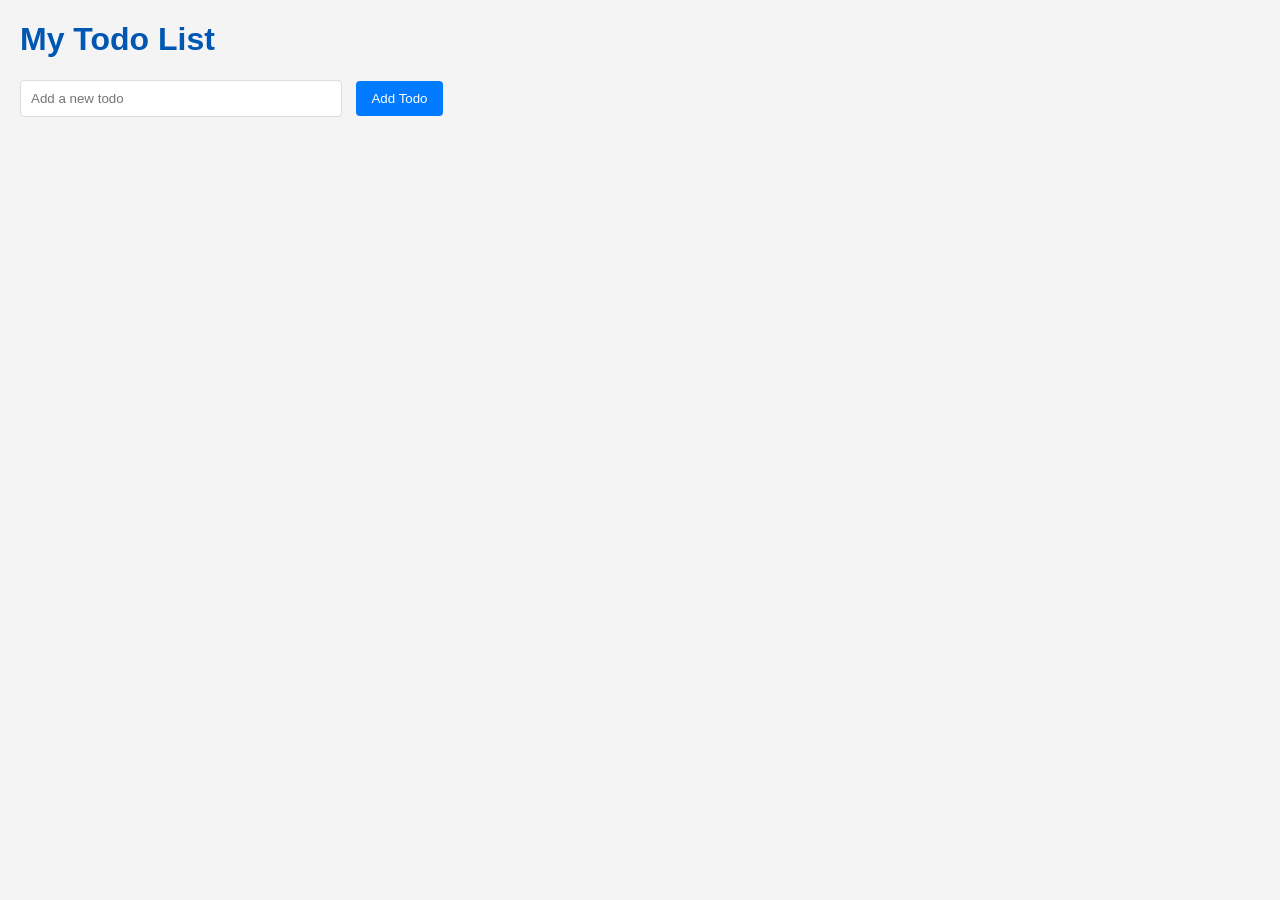
<file: workspace/7619b764-174f-43f6-b19c-a20333d97823/index.html>
<!DOCTYPE html>
<html lang="en">
<head>
    <meta charset="UTF-8">
    <meta name="viewport" content="width=device-width, initial-scale=1.0">
    <title>Simple Todo App</title>
    <link rel="stylesheet" href="style.css">
</head>
<body>
    <h1>My Todo List</h1>
    <input type="text" id="todoInput" placeholder="Add a new todo">
    <button id="addTodoBtn">Add Todo</button>
    <ul id="todoList">
        <!-- Todos will be added here -->
    </ul>
    <script src="script.js"></script>
</body>
</html>
</file>
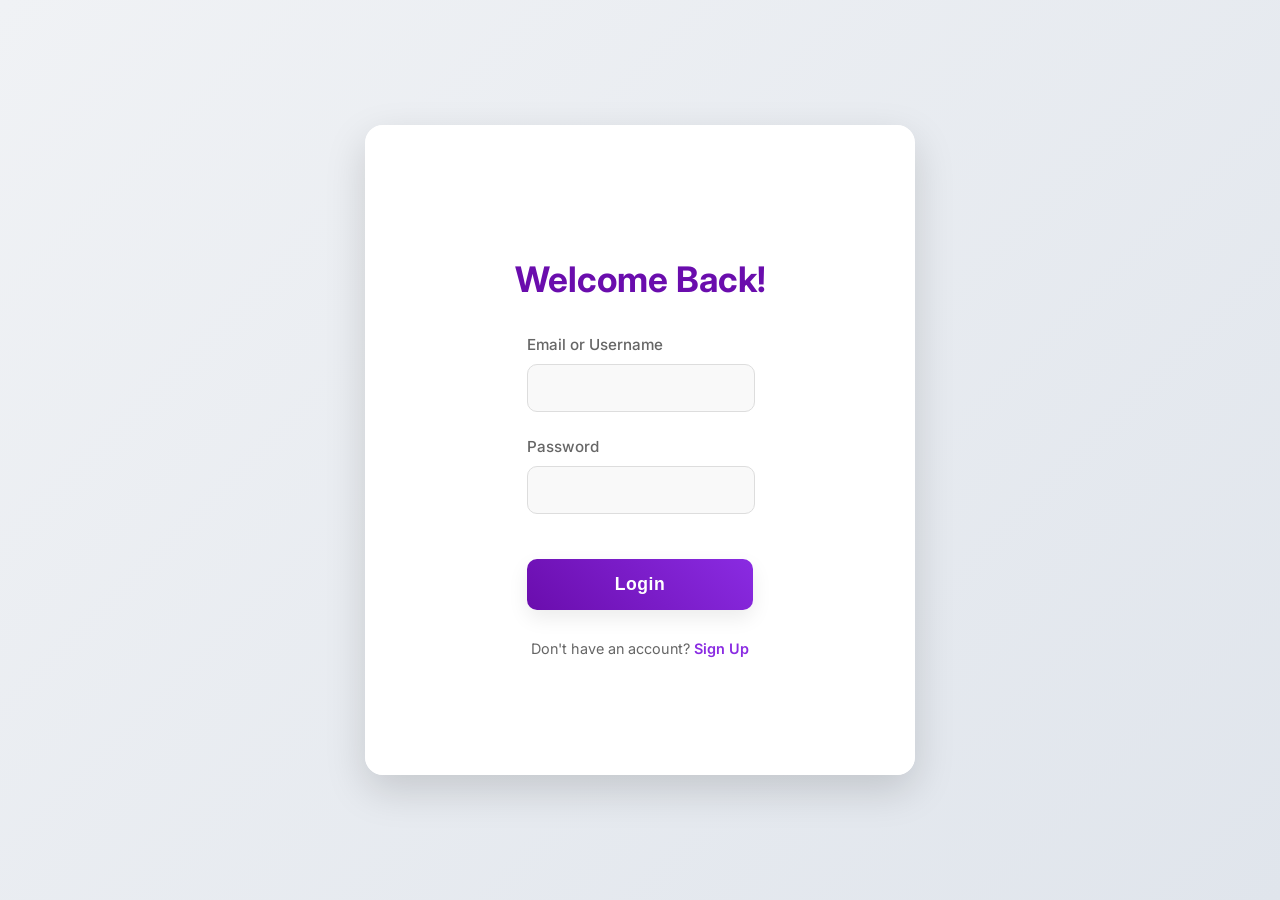
<file: workspace/d7a1867e-9885-46ed-bb4a-bf5f9fc7731c/index.html>
<!DOCTYPE html>
<html lang="en">
<head>
    <meta charset="UTF-8">
    <meta name="viewport" content="width=device-width, initial-scale=1.0">
    <title>Login & Signup</title>
    <link href="https://fonts.googleapis.com/css2?family=Inter:wght@300;400;500;600;700&display=swap" rel="stylesheet">
    <style>
        :root {
            --primary-color: #6a0dad; /* Darker purple */
            --secondary-color: #8a2be2; /* Blue Violet */
            --accent-color: #e0b0ff; /* Light purple for highlights */
            --text-color: #333;
            --light-text-color: #666;
            --border-color: #ddd;
            --focus-border-color: #8a2be2;
            --bg-gradient-start: #f0f2f5;
            --bg-gradient-end: #e0e5ec;
            --card-bg: #ffffff;
            --shadow-light: rgba(0, 0, 0, 0.08);
            --shadow-medium: rgba(0, 0, 0, 0.15);
        }

        body {
            font-family: 'Inter', sans-serif;
            margin: 0;
            display: flex;
            justify-content: center;
            align-items: center;
            min-height: 100vh;
            background: linear-gradient(135deg, var(--bg-gradient-start), var(--bg-gradient-end));
            color: var(--text-color);
            overflow: hidden; /* Prevent scrollbar during transition */
        }

        .container {
            background-color: var(--card-bg);
            padding: 50px;
            border-radius: 18px;
            box-shadow: 0 15px 40px var(--shadow-medium);
            width: 100%;
            max-width: 450px;
            text-align: center;
            position: relative;
            overflow: hidden;
            min-height: 550px; /* Ensure consistent height */
            display: flex;
            flex-direction: column;
            justify-content: center;
            align-items: center;
        }

        h2 {
            margin-bottom: 35px;
            color: var(--primary-color);
            font-weight: 700;
            font-size: 2.2em;
        }

        .form-group {
            margin-bottom: 25px;
            text-align: left;
            width: 100%;
        }

        .form-group label {
            display: block;
            margin-bottom: 10px;
            font-weight: 500;
            color: var(--light-text-color);
            font-size: 0.95em;
        }

        .form-group input[type="text"],
        .form-group input[type="email"],
        .form-group input[type="password"] {
            width: calc(100% - 24px); /* Adjust for padding */
            padding: 14px 12px;
            border: 1px solid var(--border-color);
            border-radius: 10px;
            font-size: 1em;
            color: var(--text-color);
            transition: border-color 0.3s ease, box-shadow 0.3s ease;
            background-color: #f9f9f9;
        }

        .form-group input[type="text"]:focus,
        .form-group input[type="email"]:focus,
        .form-group input[type="password"]:focus {
            border-color: var(--focus-border-color);
            box-shadow: 0 0 0 3px var(--accent-color);
            outline: none;
            background-color: #fff;
        }

        button {
            background: linear-gradient(45deg, var(--primary-color), var(--secondary-color));
            color: #fff;
            border: none;
            padding: 15px 30px;
            border-radius: 10px;
            font-size: 1.1em;
            font-weight: 600;
            cursor: pointer;
            transition: all 0.3s ease;
            width: 100%;
            margin-top: 20px;
            letter-spacing: 0.5px;
            box-shadow: 0 8px 20px var(--shadow-light);
        }

        button:hover {
            opacity: 0.95;
            transform: translateY(-3px);
            box-shadow: 0 12px 25px var(--shadow-medium);
        }

        .toggle-link {
            margin-top: 30px;
            font-size: 0.9em;
            color: var(--light-text-color);
        }

        .toggle-link a {
            color: var(--secondary-color);
            text-decoration: none;
            font-weight: 600;
            transition: color 0.3s ease;
        }

        .toggle-link a:hover {
            color: var(--primary-color);
            text-decoration: underline;
        }

        .form-section {
            transition: transform 0.7s cubic-bezier(0.68, -0.55, 0.265, 1.55); /* More dynamic transition */
            position: absolute;
            top: 0;
            left: 0;
            width: 100%;
            height: 100%;
            padding: 50px;
            box-sizing: border-box;
            background-color: var(--card-bg);
            border-radius: 18px;
            display: flex;
            flex-direction: column;
            justify-content: center;
            align-items: center;
        }

        .form-section.login {
            transform: translateX(0%);
            z-index: 2;
        }

        .form-section.signup {
            transform: translateX(100%);
            z-index: 1;
        }

        .container.signup-active .form-section.login {
            transform: translateX(-100%);
        }

        .container.signup-active .form-section.signup {
            transform: translateX(0%);
        }
    </style>
</head>
<body>
    <div class="container" id="formContainer">
        <div class="form-section login">
            <h2>Welcome Back!</h2>
            <form action="#" method="POST">
                <div class="form-group">
                    <label for="login-email">Email or Username</label>
                    <input type="text" id="login-email" name="email_username" required>
                </div>
                <div class="form-group">
                    <label for="login-password">Password</label>
                    <input type="password" id="login-password" name="password" required>
                </div>
                <button type="submit">Login</button>
            </form>
            <p class="toggle-link">Don't have an account? <a href="#" id="showSignup">Sign Up</a></p>
        </div>

        <div class="form-section signup">
            <h2>Join Us!</h2>
            <form action="#" method="POST">
                <div class="form-group">
                    <label for="signup-username">Username</label>
                    <input type="text" id="signup-username" name="username" required>
                </div>
                <div class="form-group">
                    <label for="signup-email">Email</label>
                    <input type="email" id="signup-email" name="email" required>
                </div>
                <div class="form-group">
                    <label for="signup-password">Password</label>
                    <input type="password" id="signup-password" name="password" required>
                </div>
                <div class="form-group">
                    <label for="signup-confirm-password">Confirm Password</label>
                    <input type="password" id="signup-confirm-password" name="confirm_password" required>
                </div>
                <button type="submit">Sign Up</button>
            </form>
            <p class="toggle-link">Already have an account? <a href="#" id="showLogin">Login</a></p>
        </div>
    </div>

    <script>
        const formContainer = document.getElementById('formContainer');
        const showSignupLink = document.getElementById('showSignup');
        const showLoginLink = document.getElementById('showLogin');

        showSignupLink.addEventListener('click', (e) => {
            e.preventDefault();
            formContainer.classList.add('signup-active');
        });

        showLoginLink.addEventListener('click', (e) => {
            e.preventDefault();
            formContainer.classList.remove('signup-active');
        });
    </script>
</body>
</html>
</file>
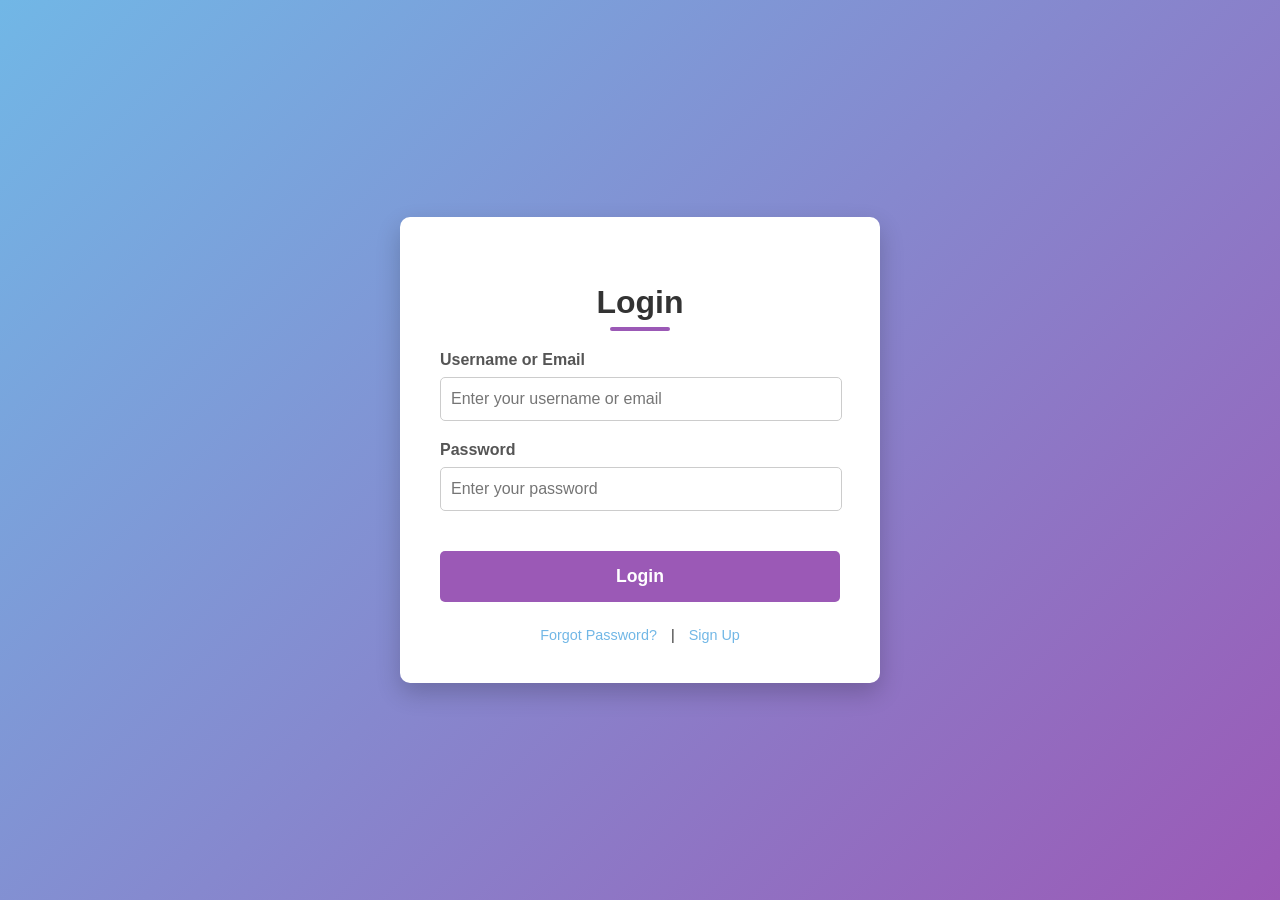
<file: workspace/0af98f8c-3820-4324-ae0f-6538e645b329/login_page.html>
<!DOCTYPE html>
<html lang="en">
<head>
    <meta charset="UTF-8">
    <meta name="viewport" content="width=device-width, initial-scale=1.0">
    <title>Login Page</title>
    <style>
        /* Basic Reset & Body Styling */
        body {
            font-family: 'Segoe UI', Tahoma, Geneva, Verdana, sans-serif;
            margin: 0;
            padding: 0;
            display: flex;
            justify-content: center;
            align-items: center;
            min-height: 100vh;
            background: linear-gradient(135deg, #71b7e6, #9b59b6); /* Attractive gradient background */
            color: #333;
        }

        /* Login Container Styling */
        .login-container {
            background-color: #ffffff;
            padding: 40px;
            border-radius: 10px;
            box-shadow: 0 10px 25px rgba(0, 0, 0, 0.2);
            width: 100%;
            max-width: 400px;
            text-align: center;
            animation: fadeIn 1s ease-in-out;
        }

        @keyframes fadeIn {
            from { opacity: 0; transform: translateY(-20px); }
            to { opacity: 1; transform: translateY(0); }
        }

        .login-container h2 {
            margin-bottom: 30px;
            color: #333;
            font-size: 2em;
            position: relative;
        }

        .login-container h2::after {
            content: '';
            position: absolute;
            left: 50%;
            bottom: -10px;
            transform: translateX(-50%);
            width: 60px;
            height: 4px;
            background-color: #9b59b6;
            border-radius: 2px;
        }

        /* Form Group Styling */
        .form-group {
            margin-bottom: 20px;
            text-align: left;
        }

        .form-group label {
            display: block;
            margin-bottom: 8px;
            font-weight: bold;
            color: #555;
        }

        .form-group input[type="text"],
        .form-group input[type="password"],
        .form-group input[type="email"] {
            width: calc(100% - 20px); /* Adjust for padding */
            padding: 12px 10px;
            border: 1px solid #ccc;
            border-radius: 5px;
            font-size: 1em;
            transition: border-color 0.3s ease, box-shadow 0.3s ease;
        }

        .form-group input[type="text"]:focus,
        .form-group input[type="password"]:focus,
        .form-group input[type="email"]:focus {
            border-color: #9b59b6;
            box-shadow: 0 0 8px rgba(155, 89, 182, 0.2);
            outline: none;
        }

        /* Login Button Styling */
        .login-button {
            width: 100%;
            padding: 15px;
            background-color: #9b59b6;
            color: white;
            border: none;
            border-radius: 5px;
            font-size: 1.1em;
            font-weight: bold;
            cursor: pointer;
            transition: background-color 0.3s ease, transform 0.2s ease;
            margin-top: 20px;
        }

        .login-button:hover {
            background-color: #8e44ad;
            transform: translateY(-2px);
        }

        .login-button:active {
            transform: translateY(0);
        }

        /* Links Styling */
        .links {
            margin-top: 25px;
            font-size: 0.9em;
        }

        .links a {
            color: #71b7e6;
            text-decoration: none;
            margin: 0 10px;
            transition: color 0.3s ease;
        }

        .links a:hover {
            color: #9b59b6;
            text-decoration: underline;
        }

        /* Responsive Adjustments */
        @media (max-width: 500px) {
            .login-container {
                margin: 20px;
                padding: 30px 20px;
            }
            .login-container h2 {
                font-size: 1.8em;
            }
        }
    </style>
</head>
<body>
    <div class="login-container">
        <h2>Login</h2>
        <form action="#" method="POST">
            <div class="form-group">
                <label for="username">Username or Email</label>
                <input type="text" id="username" name="username" placeholder="Enter your username or email" required>
            </div>
            <div class="form-group">
                <label for="password">Password</label>
                <input type="password" id="password" name="password" placeholder="Enter your password" required>
            </div>
            <button type="submit" class="login-button">Login</button>
        </form>
        <div class="links">
            <a href="#">Forgot Password?</a>
            <span>|</span>
            <a href="#">Sign Up</a>
        </div>
    </div>
</body>
</html>
</file>
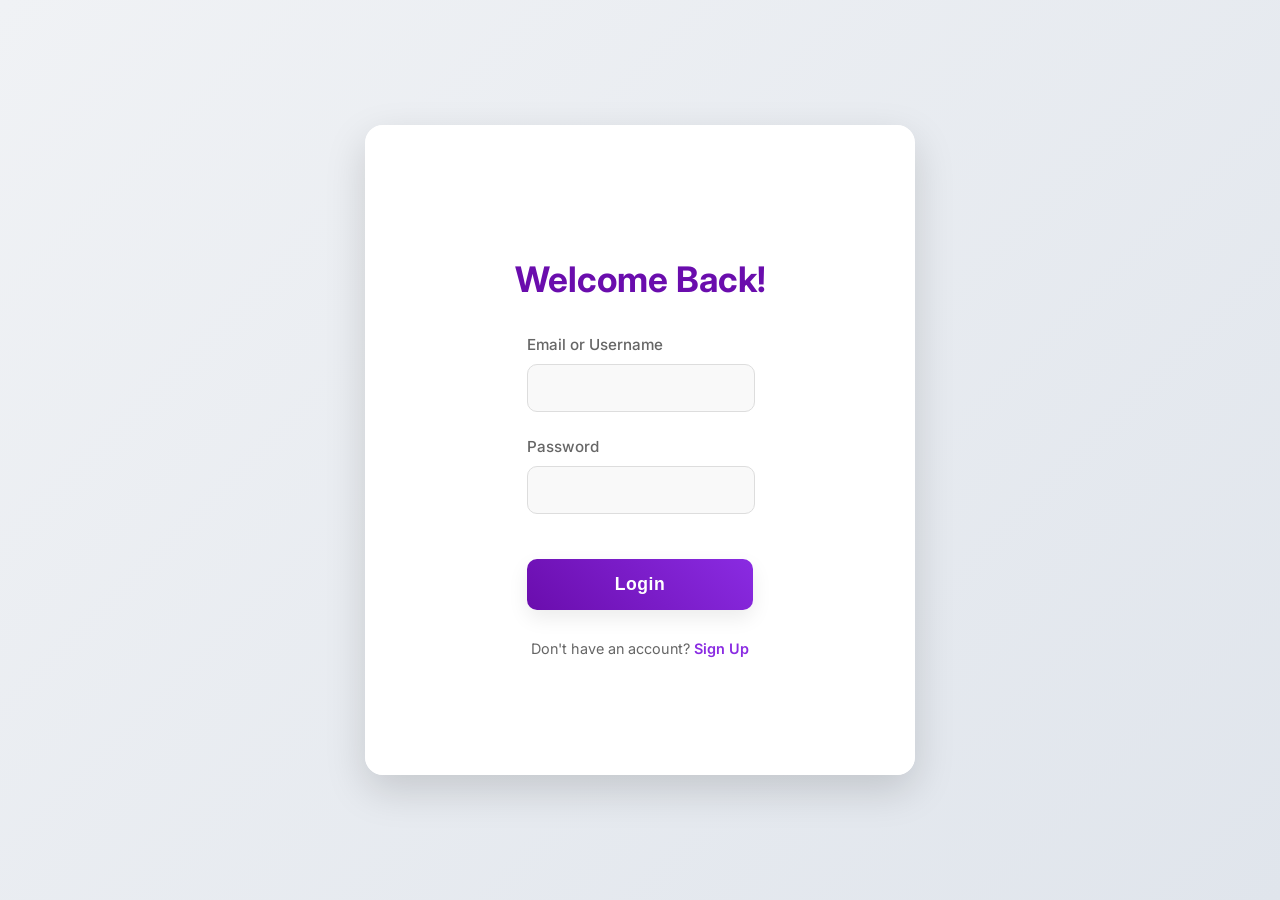
<file: workspace/2d70190a-9d0a-44aa-88ff-4e9a3794ef67/snippet (1).html>
<!DOCTYPE html>
<html lang="en">
<head>
    <meta charset="UTF-8">
    <meta name="viewport" content="width=device-width, initial-scale=1.0">
    <title>Login & Signup</title>
    <link href="https://fonts.googleapis.com/css2?family=Inter:wght@300;400;500;600;700&display=swap" rel="stylesheet">
    <style>
        :root {
            --primary-color: #6a0dad; /* Darker purple */
            --secondary-color: #8a2be2; /* Blue Violet */
            --accent-color: #e0b0ff; /* Light purple for highlights */
            --text-color: #333;
            --light-text-color: #666;
            --border-color: #ddd;
            --focus-border-color: #8a2be2;
            --bg-gradient-start: #f0f2f5;
            --bg-gradient-end: #e0e5ec;
            --card-bg: #ffffff;
            --shadow-light: rgba(0, 0, 0, 0.08);
            --shadow-medium: rgba(0, 0, 0, 0.15);
        }

        body {
            font-family: 'Inter', sans-serif;
            margin: 0;
            display: flex;
            justify-content: center;
            align-items: center;
            min-height: 100vh;
            background: linear-gradient(135deg, var(--bg-gradient-start), var(--bg-gradient-end));
            color: var(--text-color);
            overflow: hidden; /* Prevent scrollbar during transition */
        }

        .container {
            background-color: var(--card-bg);
            padding: 50px;
            border-radius: 18px;
            box-shadow: 0 15px 40px var(--shadow-medium);
            width: 100%;
            max-width: 450px;
            text-align: center;
            position: relative;
            overflow: hidden;
            min-height: 550px; /* Ensure consistent height */
            display: flex;
            flex-direction: column;
            justify-content: center;
            align-items: center;
        }

        h2 {
            margin-bottom: 35px;
            color: var(--primary-color);
            font-weight: 700;
            font-size: 2.2em;
        }

        .form-group {
            margin-bottom: 25px;
            text-align: left;
            width: 100%;
        }

        .form-group label {
            display: block;
            margin-bottom: 10px;
            font-weight: 500;
            color: var(--light-text-color);
            font-size: 0.95em;
        }

        .form-group input[type="text"],
        .form-group input[type="email"],
        .form-group input[type="password"] {
            width: calc(100% - 24px); /* Adjust for padding */
            padding: 14px 12px;
            border: 1px solid var(--border-color);
            border-radius: 10px;
            font-size: 1em;
            color: var(--text-color);
            transition: border-color 0.3s ease, box-shadow 0.3s ease;
            background-color: #f9f9f9;
        }

        .form-group input[type="text"]:focus,
        .form-group input[type="email"]:focus,
        .form-group input[type="password"]:focus {
            border-color: var(--focus-border-color);
            box-shadow: 0 0 0 3px var(--accent-color);
            outline: none;
            background-color: #fff;
        }

        button {
            background: linear-gradient(45deg, var(--primary-color), var(--secondary-color));
            color: #fff;
            border: none;
            padding: 15px 30px;
            border-radius: 10px;
            font-size: 1.1em;
            font-weight: 600;
            cursor: pointer;
            transition: all 0.3s ease;
            width: 100%;
            margin-top: 20px;
            letter-spacing: 0.5px;
            box-shadow: 0 8px 20px var(--shadow-light);
        }

        button:hover {
            opacity: 0.95;
            transform: translateY(-3px);
            box-shadow: 0 12px 25px var(--shadow-medium);
        }

        .toggle-link {
            margin-top: 30px;
            font-size: 0.9em;
            color: var(--light-text-color);
        }

        .toggle-link a {
            color: var(--secondary-color);
            text-decoration: none;
            font-weight: 600;
            transition: color 0.3s ease;
        }

        .toggle-link a:hover {
            color: var(--primary-color);
            text-decoration: underline;
        }

        .form-section {
            transition: transform 0.7s cubic-bezier(0.68, -0.55, 0.265, 1.55); /* More dynamic transition */
            position: absolute;
            top: 0;
            left: 0;
            width: 100%;
            height: 100%;
            padding: 50px;
            box-sizing: border-box;
            background-color: var(--card-bg);
            border-radius: 18px;
            display: flex;
            flex-direction: column;
            justify-content: center;
            align-items: center;
        }

        .form-section.login {
            transform: translateX(0%);
            z-index: 2;
        }

        .form-section.signup {
            transform: translateX(100%);
            z-index: 1;
        }

        .container.signup-active .form-section.login {
            transform: translateX(-100%);
        }

        .container.signup-active .form-section.signup {
            transform: translateX(0%);
        }
    </style>
</head>
<body>
    <div class="container" id="formContainer">
        <div class="form-section login">
            <h2>Welcome Back!</h2>
            <form action="#" method="POST">
                <div class="form-group">
                    <label for="login-email">Email or Username</label>
                    <input type="text" id="login-email" name="email_username" required>
                </div>
                <div class="form-group">
                    <label for="login-password">Password</label>
                    <input type="password" id="login-password" name="password" required>
                </div>
                <button type="submit">Login</button>
            </form>
            <p class="toggle-link">Don't have an account? <a href="#" id="showSignup">Sign Up</a></p>
        </div>

        <div class="form-section signup">
            <h2>Join Us!</h2>
            <form action="#" method="POST">
                <div class="form-group">
                    <label for="signup-username">Username</label>
                    <input type="text" id="signup-username" name="username" required>
                </div>
                <div class="form-group">
                    <label for="signup-email">Email</label>
                    <input type="email" id="signup-email" name="email" required>
                </div>
                <div class="form-group">
                    <label for="signup-password">Password</label>
                    <input type="password" id="signup-password" name="password" required>
                </div>
                <div class="form-group">
                    <label for="signup-confirm-password">Confirm Password</label>
                    <input type="password" id="signup-confirm-password" name="confirm_password" required>
                </div>
                <button type="submit">Sign Up</button>
            </form>
            <p class="toggle-link">Already have an account? <a href="#" id="showLogin">Login</a></p>
        </div>
    </div>

    <script>
        const formContainer = document.getElementById('formContainer');
        const showSignupLink = document.getElementById('showSignup');
        const showLoginLink = document.getElementById('showLogin');

        showSignupLink.addEventListener('click', (e) => {
            e.preventDefault();
            formContainer.classList.add('signup-active');
        });

        showLoginLink.addEventListener('click', (e) => {
            e.preventDefault();
            formContainer.classList.remove('signup-active');
        });
    </script>
</body>
</html>
</file>
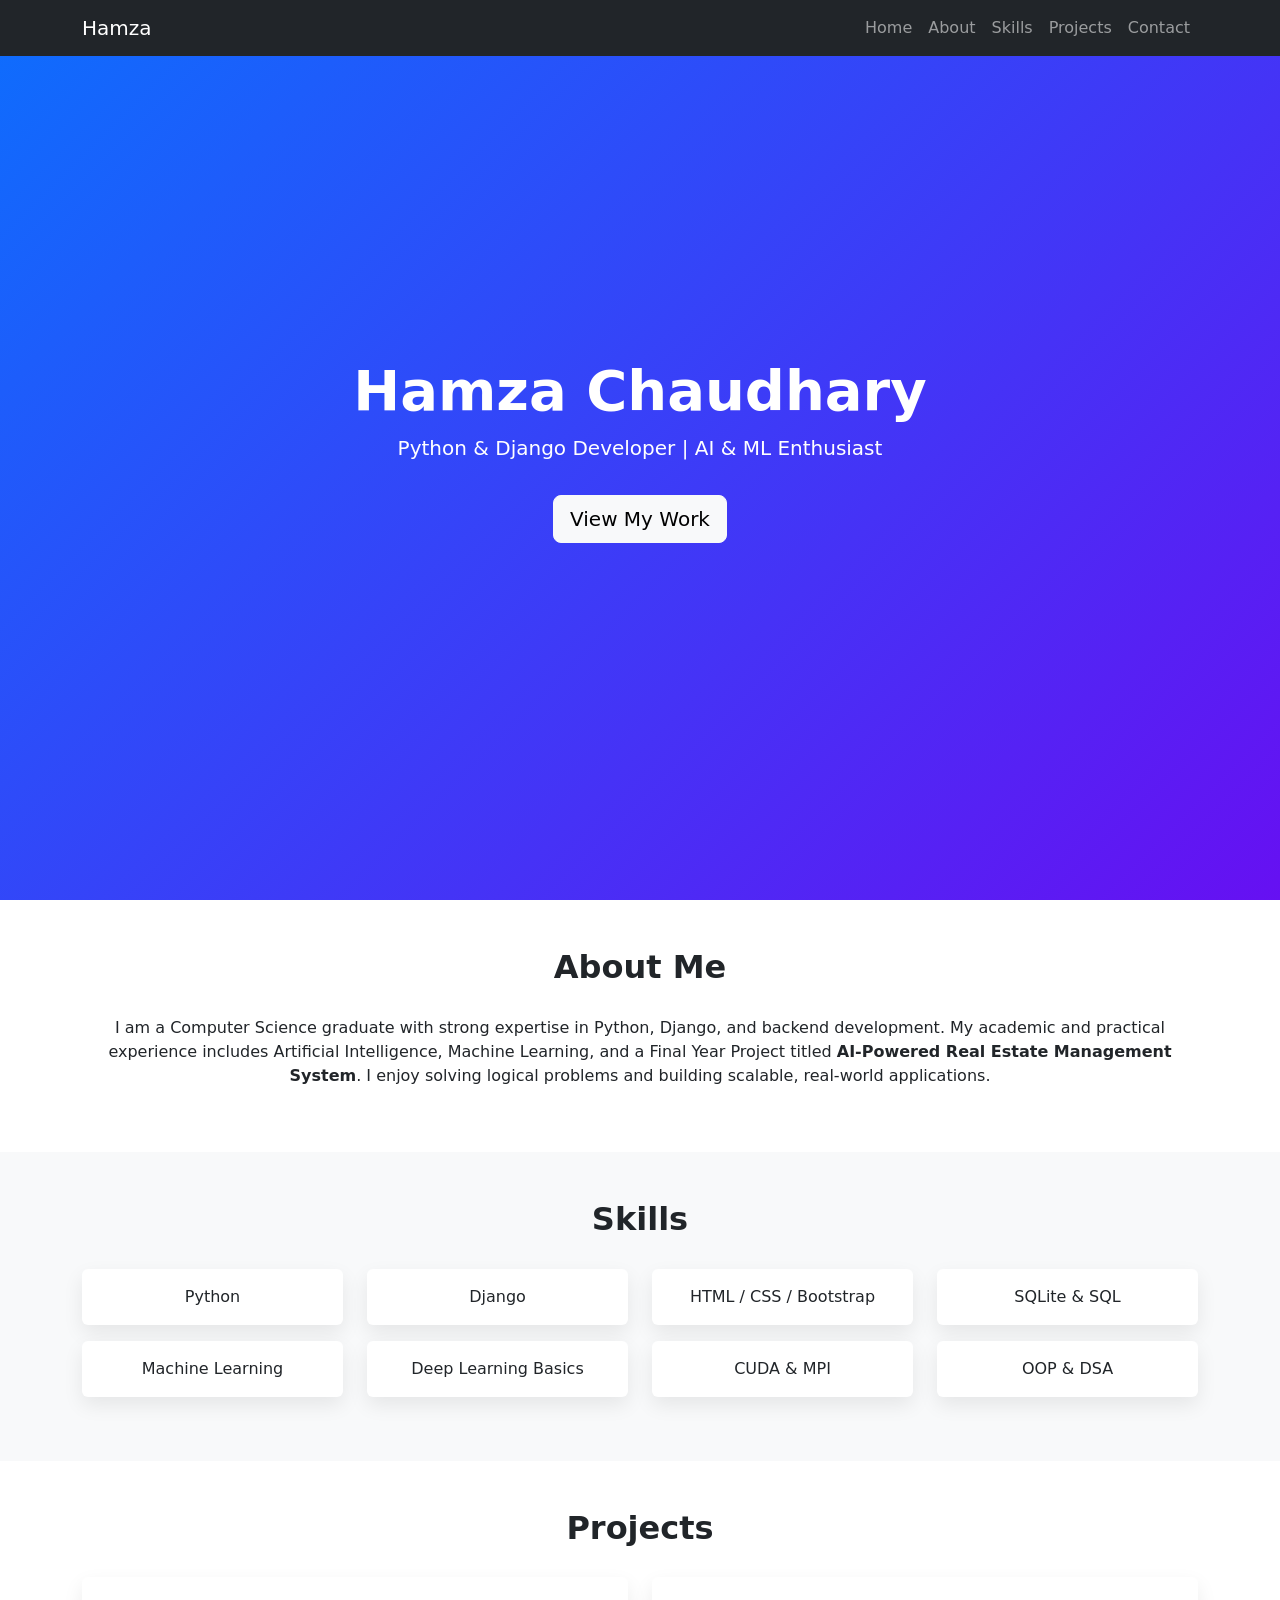
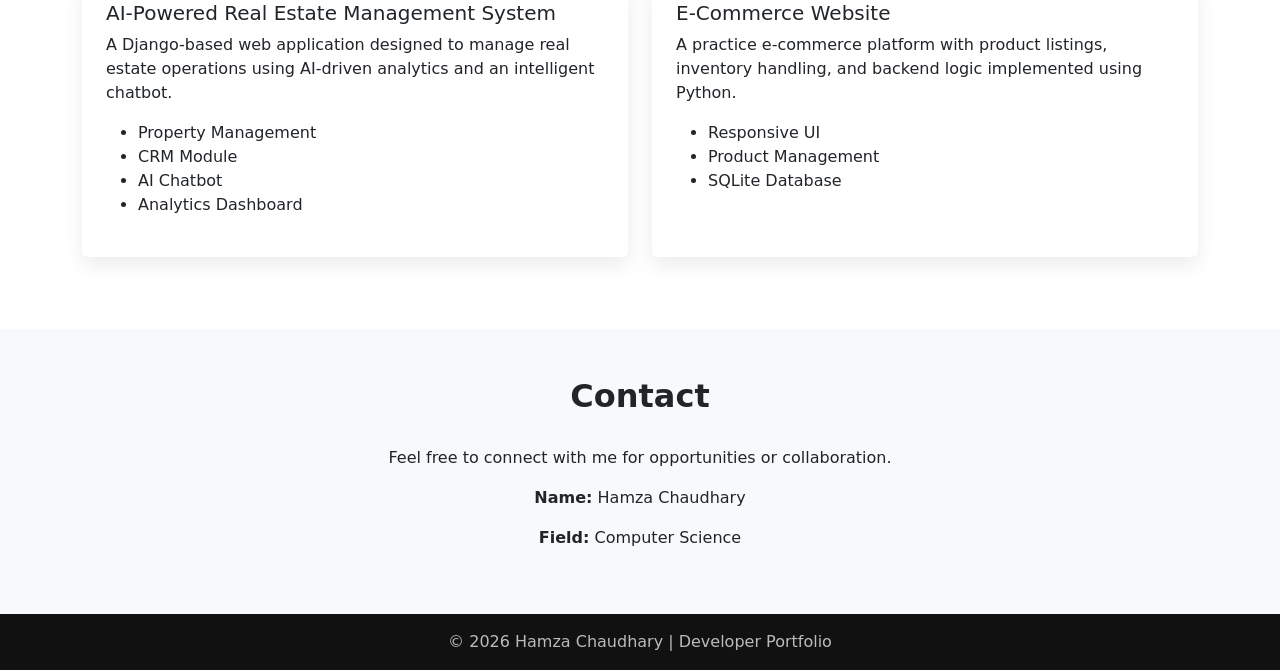
<file: workspace/a1007c20-0059-4a3f-8efe-0a13d77d91d5/hamza_chaudhary_web_portfolio.html>
<!DOCTYPE html>
<html lang="en">
<head>
    <meta charset="UTF-8">
    <meta name="viewport" content="width=device-width, initial-scale=1.0">
    <title>Hamza Chaudhary | Developer Portfolio</title>
    <link href="https://cdn.jsdelivr.net/npm/bootstrap@5.3.2/dist/css/bootstrap.min.css" rel="stylesheet">
    <style>
        body {
            scroll-behavior: smooth;
        }
        .hero {
            min-height: 100vh;
            display: flex;
            align-items: center;
            background: linear-gradient(135deg, #0d6efd, #6610f2);
            color: white;
        }
        .section-title {
            font-weight: bold;
            margin-bottom: 30px;
        }
        .card {
            border: none;
            box-shadow: 0 8px 20px rgba(0,0,0,0.08);
        }
        footer {
            background: #111;
            color: #bbb;
        }
    </style>
</head>
<body>

<!-- Navbar -->
<nav class="navbar navbar-expand-lg navbar-dark bg-dark fixed-top">
    <div class="container">
        <a class="navbar-brand" href="#">Hamza</a>
        <button class="navbar-toggler" type="button" data-bs-toggle="collapse" data-bs-target="#navMenu">
            <span class="navbar-toggler-icon"></span>
        </button>
        <div class="collapse navbar-collapse" id="navMenu">
            <ul class="navbar-nav ms-auto">
                <li class="nav-item"><a class="nav-link" href="#home">Home</a></li>
                <li class="nav-item"><a class="nav-link" href="#about">About</a></li>
                <li class="nav-item"><a class="nav-link" href="#skills">Skills</a></li>
                <li class="nav-item"><a class="nav-link" href="#projects">Projects</a></li>
                <li class="nav-item"><a class="nav-link" href="#contact">Contact</a></li>
            </ul>
        </div>
    </div>
</nav>

<!-- Hero Section -->
<section id="home" class="hero">
    <div class="container text-center">
        <h1 class="display-4 fw-bold">Hamza Chaudhary</h1>
        <p class="lead">Python & Django Developer | AI & ML Enthusiast</p>
        <a href="#projects" class="btn btn-light btn-lg mt-3">View My Work</a>
    </div>
</section>

<!-- About -->
<section id="about" class="py-5">
    <div class="container">
        <h2 class="section-title text-center">About Me</h2>
        <p class="text-center">
            I am a Computer Science graduate with strong expertise in Python, Django, and backend development.
            My academic and practical experience includes Artificial Intelligence, Machine Learning,
            and a Final Year Project titled <strong>AI‑Powered Real Estate Management System</strong>.
            I enjoy solving logical problems and building scalable, real‑world applications.
        </p>
    </div>
</section>

<!-- Skills -->
<section id="skills" class="py-5 bg-light">
    <div class="container">
        <h2 class="section-title text-center">Skills</h2>
        <div class="row text-center">
            <div class="col-md-3 mb-3"><div class="card p-3">Python</div></div>
            <div class="col-md-3 mb-3"><div class="card p-3">Django</div></div>
            <div class="col-md-3 mb-3"><div class="card p-3">HTML / CSS / Bootstrap</div></div>
            <div class="col-md-3 mb-3"><div class="card p-3">SQLite & SQL</div></div>
            <div class="col-md-3 mb-3"><div class="card p-3">Machine Learning</div></div>
            <div class="col-md-3 mb-3"><div class="card p-3">Deep Learning Basics</div></div>
            <div class="col-md-3 mb-3"><div class="card p-3">CUDA & MPI</div></div>
            <div class="col-md-3 mb-3"><div class="card p-3">OOP & DSA</div></div>
        </div>
    </div>
</section>

<!-- Projects -->
<section id="projects" class="py-5">
    <div class="container">
        <h2 class="section-title text-center">Projects</h2>
        <div class="row">
            <div class="col-md-6 mb-4">
                <div class="card p-4 h-100">
                    <h5>AI‑Powered Real Estate Management System</h5>
                    <p>
                        A Django-based web application designed to manage real estate operations using AI-driven
                        analytics and an intelligent chatbot.
                    </p>
                    <ul>
                        <li>Property Management</li>
                        <li>CRM Module</li>
                        <li>AI Chatbot</li>
                        <li>Analytics Dashboard</li>
                    </ul>
                </div>
            </div>
            <div class="col-md-6 mb-4">
                <div class="card p-4 h-100">
                    <h5>E‑Commerce Website</h5>
                    <p>
                        A practice e‑commerce platform with product listings, inventory handling,
                        and backend logic implemented using Python.
                    </p>
                    <ul>
                        <li>Responsive UI</li>
                        <li>Product Management</li>
                        <li>SQLite Database</li>
                    </ul>
                </div>
            </div>
        </div>
    </div>
</section>

<!-- Contact -->
<section id="contact" class="py-5 bg-light">
    <div class="container text-center">
        <h2 class="section-title">Contact</h2>
        <p>Feel free to connect with me for opportunities or collaboration.</p>
        <p><strong>Name:</strong> Hamza Chaudhary</p>
        <p><strong>Field:</strong> Computer Science</p>
    </div>
</section>

<!-- Footer -->
<footer class="py-3 text-center">
    <p class="mb-0">© 2026 Hamza Chaudhary | Developer Portfolio</p>
</footer>

<script src="https://cdn.jsdelivr.net/npm/bootstrap@5.3.2/dist/js/bootstrap.bundle.min.js"></script>
</body>
</html>
</file>
<file: workspace/7619b764-174f-43f6-b19c-a20333d97823/style.css>
body {
    font-family: Arial, sans-serif;
    margin: 20px;
    background-color: #f4f4f4;
    color: #333;
}

h1 {
    color: #0056b3;
}

#todoInput {
    padding: 10px;
    border: 1px solid #ddd;
    border-radius: 4px;
    width: 300px;
    margin-right: 10px;
}

button {
    padding: 10px 15px;
    background-color: #007bff;
    color: white;
    border: none;
    border-radius: 4px;
    cursor: pointer;
    transition: background-color 0.3s ease;
}

button:hover {
    background-color: #0056b3;
}

#todoList {
    list-style: none;
    padding: 0;
    margin-top: 20px;
}

#todoList li {
    background-color: white;
    padding: 10px;
    margin-bottom: 8px;
    border-radius: 4px;
    display: flex;
    align-items: center;
    box-shadow: 0 2px 4px rgba(0, 0, 0, 0.1);
}

#todoList li.completed {
    text-decoration: line-through;
    color: #888;
}

.complete-checkbox {
    margin-right: 10px;
    transform: scale(1.2);
}

.delete-btn {
    background-color: #dc3545;
    margin-left: auto; /* Pushes the delete button to the right */
}

.delete-btn:hover {
    background-color: #c82333;
}
</file>
